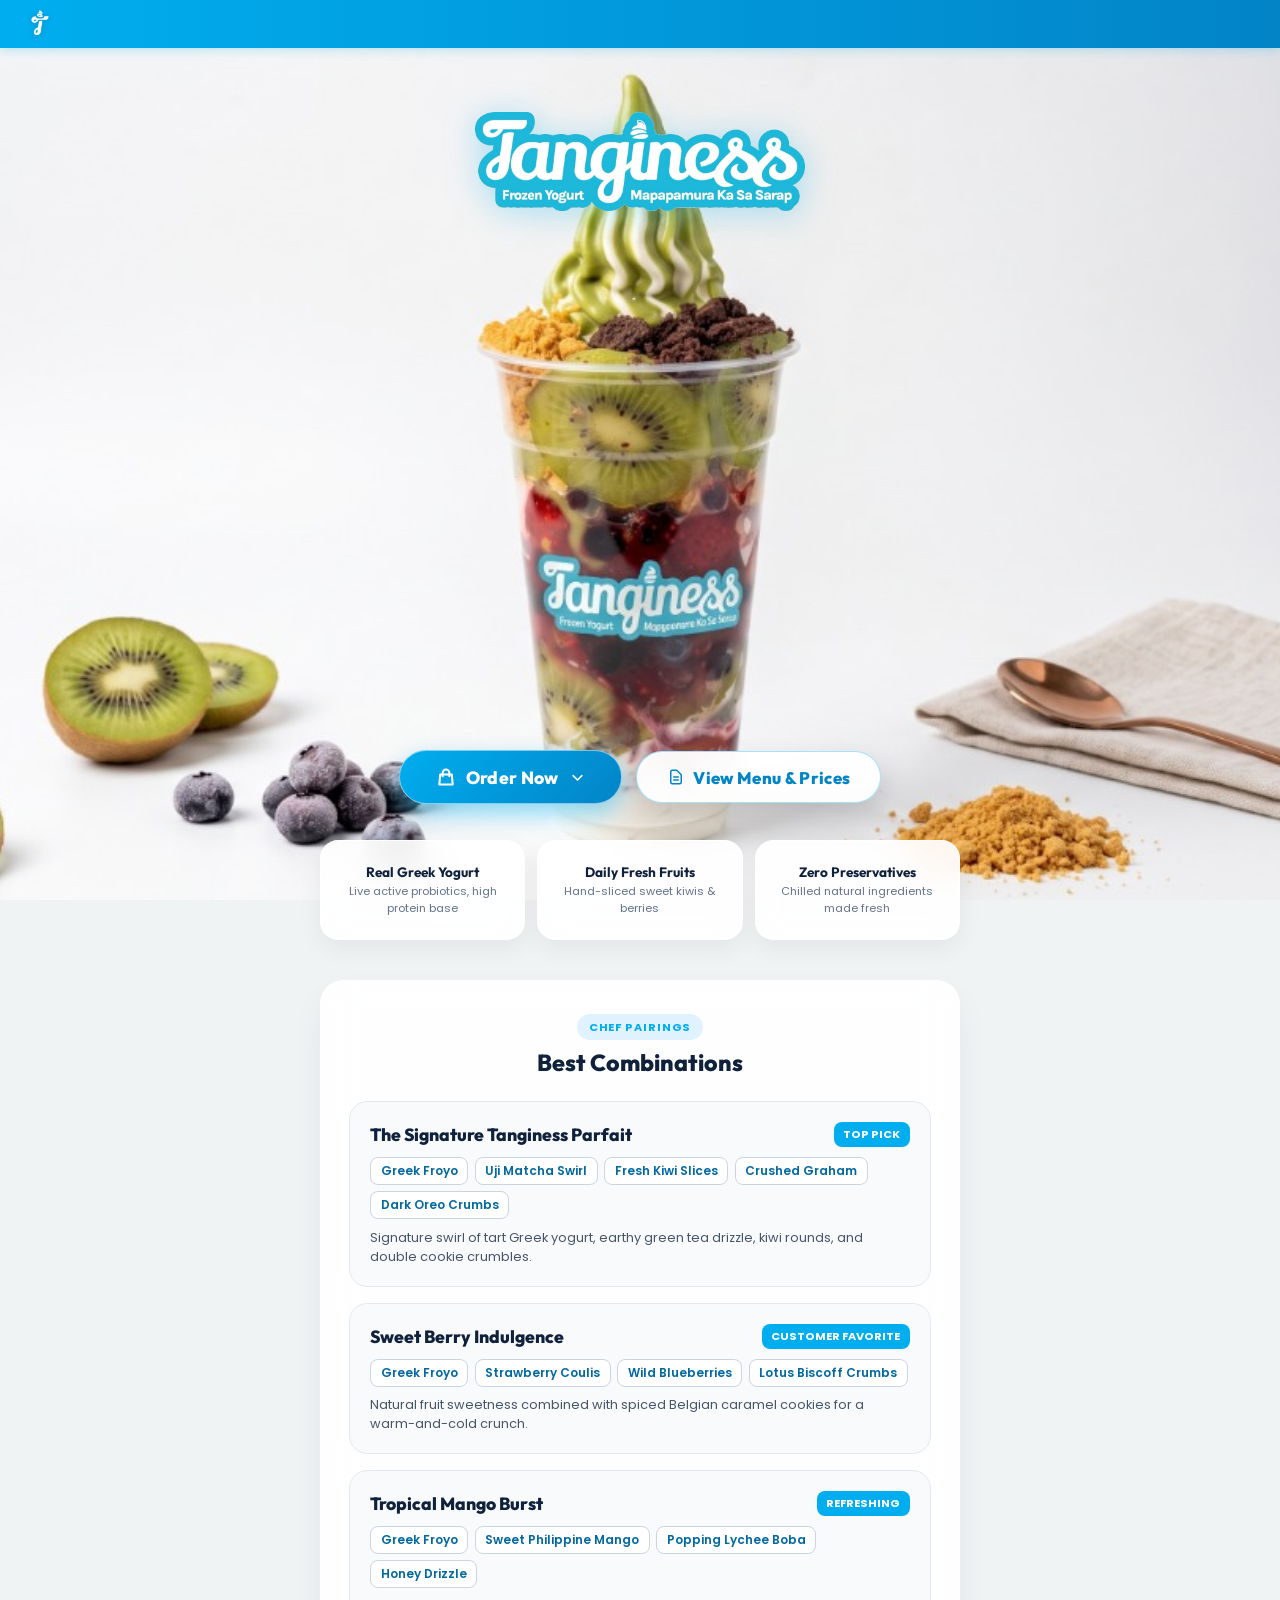
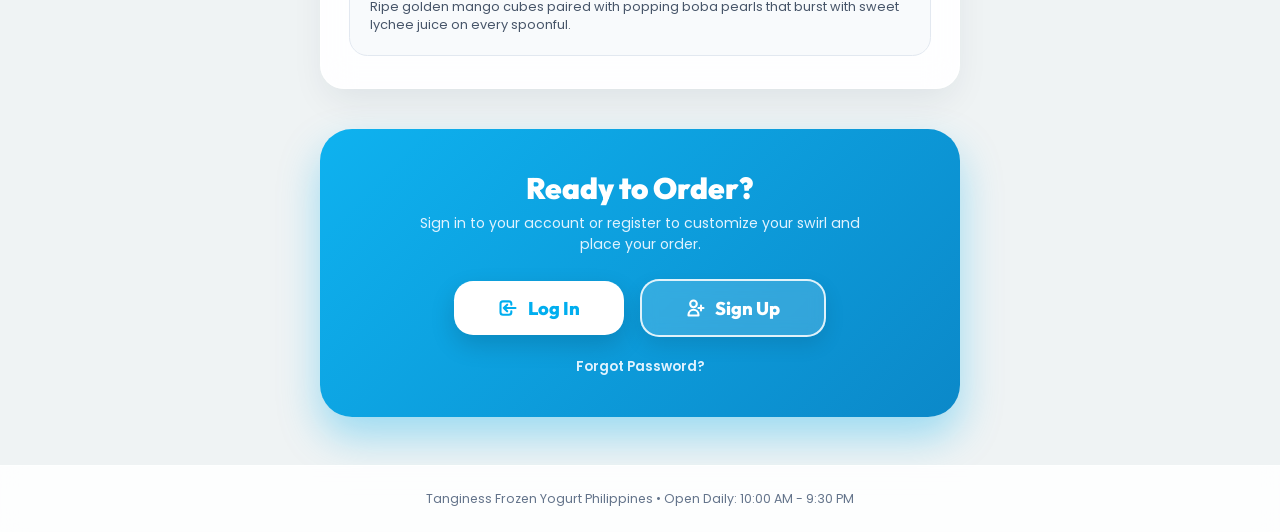
<file: index.html>
<!DOCTYPE html>
<html lang="en">
<head>
  <meta charset="UTF-8">
  <meta name="viewport" content="width=device-width, initial-scale=1.0">
  <title>Tanginess Frozen Yogurt</title>
  
  <link rel="preconnect" href="https://fonts.googleapis.com">
  <link rel="preconnect" href="https://fonts.gstatic.com" crossorigin>
  <link href="https://fonts.googleapis.com/css2?family=Outfit:wght@600;700;800;900&family=Poppins:wght@400;500;600;700&display=swap" rel="stylesheet">
  
  <link rel="stylesheet" href="style.css">
</head>
<body>
  <div class="top-brand-border">
    <a href="index.html" class="top-bar-brand" title="Tanginess">
      <img src="assets/icon_t.png" alt="Tanginess" class="top-bar-icon" />
    </a>
  </div>
  <header class="hero-screen">
    <div style="padding-top: 1rem;">
      <img src="assets/logo.png" alt="Tanginess" class="title-logo">
    </div>

    <div class="hero-actions">
      <a href="#order-section" class="scroll-cue">
        <svg fill="none" stroke="currentColor" stroke-width="2.5" viewBox="0 0 24 24">
          <path stroke-linecap="round" stroke-linejoin="round" d="M16 11V7a4 4 0 00-8 0v4M5 9h14l1 12H4L5 9z"/>
        </svg>
        <span>Order Now</span>
        <svg style="width: 15px; height: 15px; margin-left: 2px;" fill="none" stroke="currentColor" stroke-width="2.5" viewBox="0 0 24 24">
          <path stroke-linecap="round" stroke-linejoin="round" d="M19 9l-7 7-7-7"/>
        </svg>
      </a>

      <button type="button" class="btn-menu-cue" onclick="openMenuModal()">
        <svg fill="none" stroke="currentColor" stroke-width="2" viewBox="0 0 24 24">
          <path stroke-linecap="round" stroke-linejoin="round" d="M9 12h6m-6 4h6m2 5H7a2 2 0 01-2-2V5a2 2 0 012-2h5.586a1 1 0 01.707.293l5.414 5.414a1 1 0 01.293.707V19a2 2 0 01-2 2z"/>
        </svg>
        <span>View Menu & Prices</span>
      </button>
    </div>

  </header>

  <main id="explore" class="section-container">
    <div class="highlights-grid">
      
      <div class="highlight-box">
        <div class="highlight-title">Real Greek Yogurt</div>
        <div class="highlight-desc">Live active probiotics, high protein base</div>
      </div>

      <div class="highlight-box">
        <div class="highlight-title">Daily Fresh Fruits</div>
        <div class="highlight-desc">Hand-sliced sweet kiwis & berries</div>
      </div>

      <div class="highlight-box">
        <div class="highlight-title">Zero Preservatives</div>
        <div class="highlight-desc">Chilled natural ingredients made fresh</div>
      </div>

    </div>

    <section class="frosted-panel">
      <div class="section-header">
        <span class="section-tag">Chef Pairings</span>
        <h2 class="section-title">Best Combinations</h2>
      </div>

      <div class="combos-list">
        <div class="combo-item">
          <div class="combo-head">
            <span class="combo-title">The Signature Tanginess Parfait</span>
            <span class="combo-pill">Top Pick</span>
          </div>
          <div class="combo-tags">
            <span class="tag-chip">Greek Froyo</span>
            <span class="tag-chip">Uji Matcha Swirl</span>
            <span class="tag-chip">Fresh Kiwi Slices</span>
            <span class="tag-chip">Crushed Graham</span>
            <span class="tag-chip">Dark Oreo Crumbs</span>
          </div>
          <p class="combo-text">
            Signature swirl of tart Greek yogurt, earthy green tea drizzle, kiwi rounds, and double cookie crumbles.
          </p>
        </div>

        <div class="combo-item">
          <div class="combo-head">
            <span class="combo-title">Sweet Berry Indulgence</span>
            <span class="combo-pill">Customer Favorite</span>
          </div>
          <div class="combo-tags">
            <span class="tag-chip">Greek Froyo</span>
            <span class="tag-chip">Strawberry Coulis</span>
            <span class="tag-chip">Wild Blueberries</span>
            <span class="tag-chip">Lotus Biscoff Crumbs</span>
          </div>
          <p class="combo-text">
            Natural fruit sweetness combined with spiced Belgian caramel cookies for a warm-and-cold crunch.
          </p>
        </div>

        <div class="combo-item">
          <div class="combo-head">
            <span class="combo-title">Tropical Mango Burst</span>
            <span class="combo-pill">Refreshing</span>
          </div>
          <div class="combo-tags">
            <span class="tag-chip">Greek Froyo</span>
            <span class="tag-chip">Sweet Philippine Mango</span>
            <span class="tag-chip">Popping Lychee Boba</span>
            <span class="tag-chip">Honey Drizzle</span>
          </div>
          <p class="combo-text">
            Ripe golden mango cubes paired with popping boba pearls that burst with sweet lychee juice on every spoonful.
          </p>
        </div>

      </div>
    </section>

    <section id="order-section" class="order-cta-section">
      <h2 class="cta-heading">Ready to Order?</h2>
      <p class="cta-sub">
        Sign in to your account or register to customize your swirl and place your order.
      </p>

      <div class="auth-btn-group">
        <a href="logIn/index.html" class="btn-auth-primary">
          <svg fill="none" stroke="currentColor" stroke-width="2.5" viewBox="0 0 24 24">
            <path stroke-linecap="round" stroke-linejoin="round" d="M11 16l-4-4m0 0l4-4m-4 4h14m-5 4v1a3 3 0 01-3 3H6a3 3 0 01-3-3V7a3 3 0 013-3h7a3 3 0 013 3v1"/>
          </svg>
          <span>Log In</span>
        </a>

        <a href="signUp/index.html" class="btn-auth-secondary">
          <svg fill="none" stroke="currentColor" stroke-width="2.5" viewBox="0 0 24 24">
            <path stroke-linecap="round" stroke-linejoin="round" d="M18 9v3m0 0v3m0-3h3m-3 0h-3m-2-5a4 4 0 11-8 0 4 4 0 018 0zM3 20a6 6 0 0112 0v1H3v-1z"/>
          </svg>
          <span>Sign Up</span>
        </a>
      </div>

      <div class="auth-helper-links">
        <a href="forgotPass/index.html" class="auth-helper-link">Forgot Password?</a>
      </div>
    </section>

  </main>

  <footer class="site-footer">
    <p>Tanginess Frozen Yogurt Philippines &bull; Open Daily: 10:00 AM - 9:30 PM</p>
  </footer>

  <div id="menuModal" class="modal-backdrop" onclick="handleBackdrop(event)">
    <div class="modal-card">
      <div class="modal-header">
        <h3 class="modal-title">Menu & Prices</h3>
        <button type="button" class="btn-close" onclick="closeMenuModal()">✕</button>
      </div>
      <div class="modal-body">
      </div>
      <div class="modal-footer">
        <span style="font-size: 0.75rem; color: #64748b;">Prices include VAT</span>
        <a href="logIn/index.html" class="btn-dialog-order">Proceed to Order →</a>
      </div>
    </div>
  </div>

  <script src="script.js"></script>

</body>
</html>
</file>
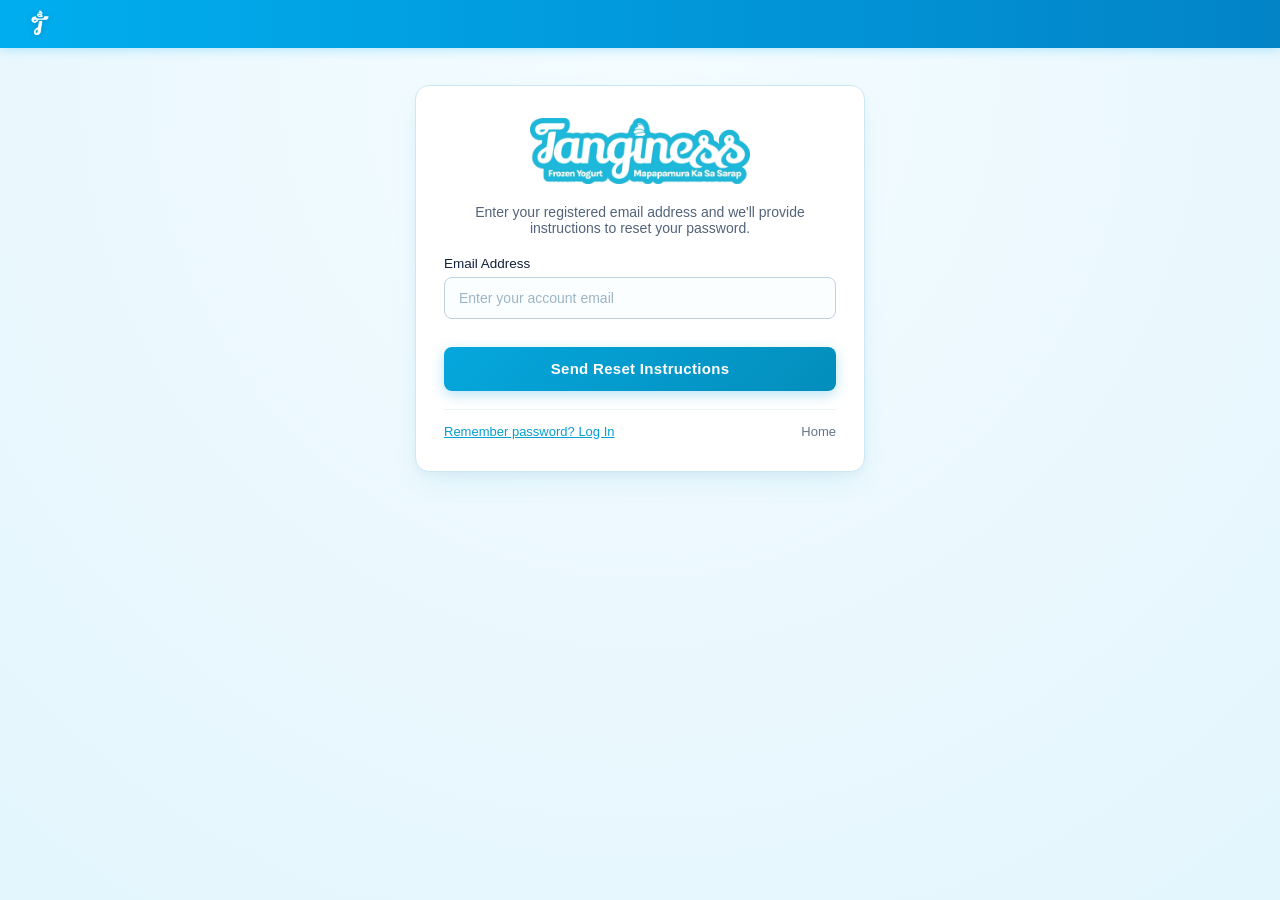
<file: forgotPass/index.html>
<!DOCTYPE html>
<html lang="en">
  <head>
    <meta charset="UTF-8" />
    <meta name="viewport" content="width=device-width, initial-scale=1.0" />
    <title>Tanginess – Forgot Password</title>
    <link rel="stylesheet" href="style.css" />
  </head>
  <body>

    <div class="top-brand-border">
      <a href="../index.html" class="top-bar-brand" title="Back to Home">
        <img src="assets/icon_t.png" alt="Tanginess" class="top-bar-icon" />
      </a>
    </div>

    <section id="forgotPasswordSection">

      <div class="logo-wrapper">
        <img src="assets/logo.png" alt="Tanginess Frozen Yogurt" class="brand-logo" />
      </div>

      <div id="errorBanner"></div>
      <div id="successBanner"></div>
      <div id="otpSuccessBanner"></div>
      <div id="resetSuccessBanner"></div>

      <!-- Step 1: Request Reset Code -->
      <div id="stepRequestOtp">
        <p style="text-align: center; font-size: 14px; color: #52637a; margin-bottom: 20px;">
          Enter your registered email address and we'll provide instructions to reset your password.
        </p>

        <form id="forgotPasswordForm" novalidate>
          <div class="form-group">
            <label for="resetEmail">Email Address</label>
            <input 
              type="email" 
              id="resetEmail" 
              name="resetEmail" 
              placeholder="Enter your account email" 
              autocomplete="email"
              required
            />
            <span class="error-msg" id="resetEmailError">Please enter a valid email address.</span>
          </div>

          <button type="submit" id="sendOtpButton">Send Reset Instructions</button>
        </form>
      </div>

      <!-- Step 2: Enter OTP & New Password -->
      <div id="stepResetPassword" style="display: none;">
        <p style="text-align: center; font-size: 14px; color: #52637a; margin-bottom: 20px;">
          Enter the verification code and your new password.
        </p>

        <form id="resetPasswordForm" novalidate>
          <div class="form-group">
            <label for="otpCode">6-Digit Verification Code</label>
            <input 
              type="text" 
              id="otpCode" 
              name="otpCode" 
              placeholder="e.g. 123456" 
              maxlength="6"
              autocomplete="one-time-code"
              required
            />
            <span class="error-msg" id="otpCodeError">Please enter the 6-digit code.</span>
          </div>

          <div class="form-group">
            <label for="newPassword">New Password</label>
            <input 
              type="password" 
              id="newPassword" 
              name="newPassword" 
              placeholder="At least 8 characters" 
              autocomplete="new-password"
              required
            />
            <span class="error-msg" id="newPasswordError">Password must be at least 8 characters.</span>
          </div>

          <div class="form-group">
            <label for="confirmNewPassword">Confirm New Password</label>
            <input 
              type="password" 
              id="confirmNewPassword" 
              name="confirmNewPassword" 
              placeholder="Re-enter new password" 
              autocomplete="new-password"
              required
            />
            <span class="error-msg" id="confirmNewPasswordError">Passwords do not match.</span>
          </div>

          <button type="submit" id="resetPasswordButton">Reset Password</button>

          <div style="text-align: center; margin-top: 10px;">
            <button type="button" id="resendCodeButton" style="background: none; border: none; color: #049fd3; font-size: 12.5px; cursor: pointer; text-decoration: underline; padding: 4px; box-shadow: none;">
              Resend verification code
            </button>
          </div>
        </form>
      </div>

      <div class="form-footer">
        <a href="../logIn/index.html" id="backToLoginLink">Remember password? Log In</a>
        <a href="../index.html" style="color: #64748b; text-decoration: none;">Home</a>
      </div>

    </section>

    <script src="../assets/auth.js"></script>
    <script src="script.js"></script>

  </body>
</html>
</file>
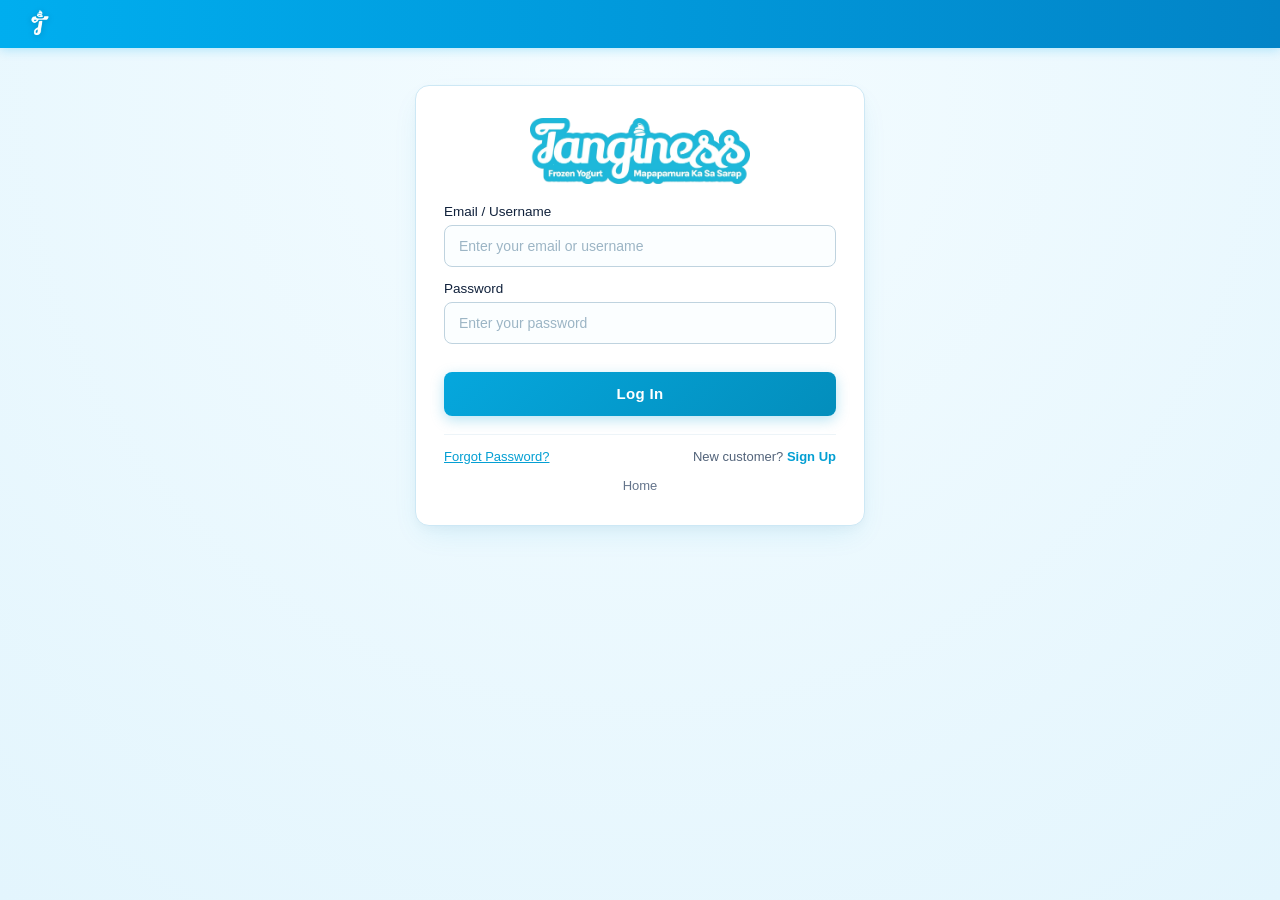
<file: logIn/index.html>
<!DOCTYPE html>
<html lang="en">
  <head>
    <meta charset="UTF-8" />
    <meta name="viewport" content="width=device-width, initial-scale=1.0" />
    <title>Tanginess – Login</title>
    <link rel="stylesheet" href="style.css" />
  </head>
  <body>

    <div class="top-brand-border">
      <a href="../index.html" class="top-bar-brand" title="Back to Home">
        <img src="assets/icon_t.png" alt="Tanginess" class="top-bar-icon" />
      </a>
    </div>

    <section id="loginSection">

      <div class="logo-wrapper">
        <img src="assets/logo.png" alt="Tanginess Frozen Yogurt" class="brand-logo" />
      </div>

      <div id="errorBanner"></div>
      <div id="successBanner"></div>

      <form id="loginForm" novalidate>

        <div class="form-group">
          <label for="username">Email / Username</label>
          <input 
            type="text" 
            id="username" 
            name="username" 
            placeholder="Enter your email or username" 
            autocomplete="username"
          />
          <span class="error-msg" id="usernameError">Email or username is required.</span>
        </div>

        <div class="form-group">
          <label for="password">Password</label>
          <input 
            type="password" 
            id="password" 
            name="password" 
            placeholder="Enter your password" 
            autocomplete="current-password"
          />
          <span class="error-msg" id="passwordError">Password is required.</span>
        </div>

        <button type="submit" id="loginButton">Log In</button>

      </form>

      <div class="form-footer">
        <a href="../forgotPass/index.html" id="forgotPasswordLink">Forgot Password?</a>
        <span class="signup-link">New customer? <a href="../signUp/index.html">Sign Up</a></span>
        <a href="../index.html" style="color: #64748b; text-decoration: none; width: 100%; text-align: center; margin-top: 6px;">Home</a>
      </div>



    </section>

    <script src="../assets/auth.js"></script>
    <script src="script.js"></script>

  </body>
</html>
</file>
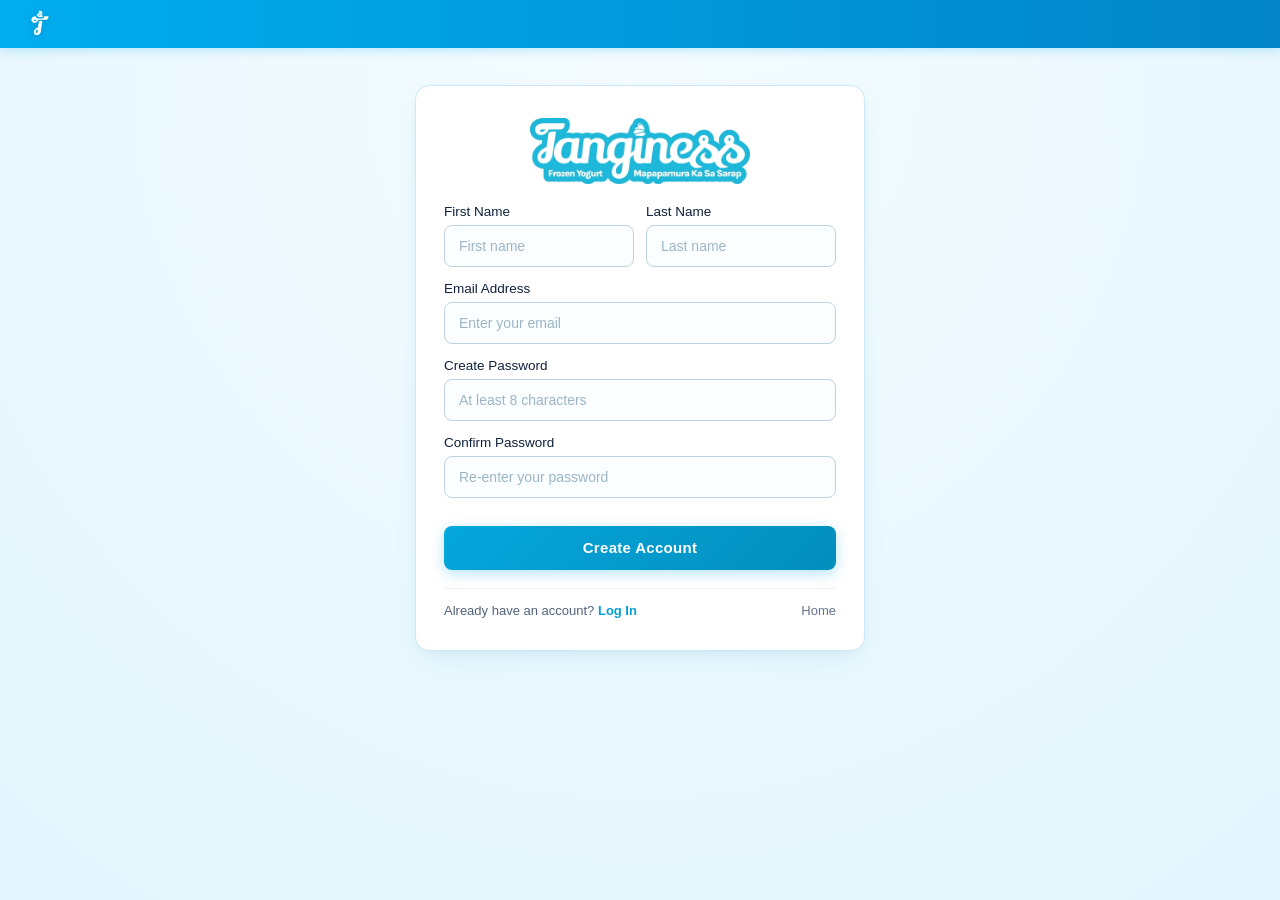
<file: signUp/index.html>
<!DOCTYPE html>
<html lang="en">
  <head>
    <meta charset="UTF-8" />
    <meta name="viewport" content="width=device-width, initial-scale=1.0" />
    <title>Tanginess – Sign Up</title>
    <link rel="stylesheet" href="style.css" />
  </head>
  <body>

    <div class="top-brand-border">
      <a href="../index.html" class="top-bar-brand" title="Back to Home">
        <img src="assets/icon_t.png" alt="Tanginess" class="top-bar-icon" />
      </a>
    </div>

    <section id="signUpSection">

      <div class="logo-wrapper">
        <img src="assets/logo.png" alt="Tanginess Frozen Yogurt" class="brand-logo" />
      </div>

      <div id="errorBanner"></div>
      <div id="successBanner"></div>

      <form id="signUpForm" novalidate>



        <div class="form-row">
          <div class="form-group">
            <label for="firstName">First Name</label>
            <input 
              type="text" 
              id="firstName" 
              name="firstName" 
              placeholder="First name" 
              autocomplete="given-name"
              required
            />
            <span class="error-msg" id="firstNameError">First name is required.</span>
          </div>

          <div class="form-group">
            <label for="lastName">Last Name</label>
            <input 
              type="text" 
              id="lastName" 
              name="lastName" 
              placeholder="Last name" 
              autocomplete="family-name"
              required
            />
            <span class="error-msg" id="lastNameError">Last name is required.</span>
          </div>
        </div>

        <div class="form-group">
          <label for="email">Email Address</label>
          <input 
            type="email" 
            id="email" 
            name="email" 
            placeholder="Enter your email" 
            autocomplete="email"
            required
          />
          <span class="error-msg" id="emailError">Valid email is required.</span>
        </div>

        <div class="form-group">
          <label for="password">Create Password</label>
          <input 
            type="password" 
            id="password" 
            name="password" 
            placeholder="At least 8 characters" 
            autocomplete="new-password"
            required
          />
          <span class="error-msg" id="passwordError">Password must be at least 8 characters.</span>
        </div>

        <div class="form-group">
          <label for="confirmPassword">Confirm Password</label>
          <input 
            type="password" 
            id="confirmPassword" 
            name="confirmPassword" 
            placeholder="Re-enter your password" 
            autocomplete="new-password"
            required
          />
          <span class="error-msg" id="confirmPasswordError">Passwords do not match.</span>
        </div>

        <button type="submit" id="signUpButton">Create Account</button>

      </form>

      <div class="form-footer">
        <span class="signup-link">Already have an account? <a href="../logIn/index.html">Log In</a></span>
        <a href="../index.html" style="color: #64748b; text-decoration: none;">Home</a>
      </div>

    </section>

    <script src="../assets/auth.js"></script>
    <script src="script.js"></script>
  </body>
</html>
</file>
<file: style.css>
* {
  box-sizing: border-box;
  margin: 0;
  padding: 0;
}

html {
  scroll-behavior: smooth;
}

body {
  min-height: 100vh;
  padding-top: 48px;
  background-color: #eff3f4;
  background-image: url('assets/froyo_wide.jpg');
  background-repeat: no-repeat;
  background-position: center center;
  background-size: cover;
  background-attachment: fixed;
  font-family: 'Poppins', -apple-system, BlinkMacSystemFont, sans-serif;
  color: #10213b;
  overflow-x: hidden;
  display: flex;
  flex-direction: column;
  align-items: center;
  position: relative;
}

.top-brand-border {
  position: fixed;
  top: 0;
  left: 0;
  right: 0;
  height: 48px;
  background: linear-gradient(90deg, #00aeef 0%, #0284c7 100%);
  display: flex;
  align-items: center;
  padding: 0 1.25rem;
  z-index: 1000;
  box-shadow: 0 2px 10px rgba(0, 174, 239, 0.25);
}

.top-bar-brand {
  display: inline-flex;
  align-items: center;
  text-decoration: none;
  height: 100%;
}

.top-bar-icon {
  height: 36px;
  width: auto;
  display: block;
  filter: drop-shadow(0 1px 3px rgba(0, 0, 0, 0.15));
}

.section-container {
  width: 100%;
  max-width: 680px;
  padding: 0 1.25rem;
  margin: 0 auto;
}

.hero-screen {
  min-height: 88vh;
  display: flex;  
  flex-direction: column;
  align-items: center;
  justify-content: space-between;
  padding: 3rem 1.5rem 2.25rem;
  text-align: center;
  width: 100%;
}

.title-logo {
  max-width: 330px;
  width: 100%;
  height: auto;
  display: block;
  filter: drop-shadow(0 4px 16px rgba(0, 174, 239, 0.3));
  user-select: none;
}

.hero-actions {
  display: flex;
  align-items: center;
  justify-content: center;
  gap: 0.85rem;
  flex-wrap: wrap;
}

.btn-menu-cue {
  display: inline-flex;
  align-items: center;
  gap: 0.55rem;
  text-decoration: none;
  color: #0284c7;
  font-family: 'Outfit', sans-serif;
  font-size: 1.05rem;
  font-weight: 800;
  letter-spacing: 0.02em;
  background: rgba(255, 255, 255, 0.95);
  padding: 0.9rem 1.85rem;
  border-radius: 2rem;
  border: 1.5px solid rgba(0, 174, 239, 0.35);
  box-shadow: 0 10px 25px rgba(0, 0, 0, 0.1);
  backdrop-filter: blur(8px);
  -webkit-backdrop-filter: blur(8px);
  cursor: pointer;
  transition: all 0.25s ease;
}

.btn-menu-cue:hover {
  background: #ffffff;
  border-color: #00aeef;
  color: #00aeef;
  box-shadow: 0 14px 32px rgba(0, 174, 239, 0.3);
}

.btn-menu-cue svg {
  width: 18px;
  height: 18px;
}

.scroll-cue {
  display: inline-flex;
  align-items: center;
  gap: 0.6rem;
  text-decoration: none;
  color: #ffffff;
  font-family: 'Outfit', sans-serif;
  font-size: 1.1rem;
  font-weight: 800;
  letter-spacing: 0.02em;
  background: linear-gradient(135deg, #00aeef 0%, #0284c7 100%);
  padding: 0.9rem 2.25rem;
  border-radius: 2rem;
  border: 1.5px solid rgba(255, 255, 255, 0.5);
  box-shadow: 0 10px 25px rgba(0, 174, 239, 0.45);
  transition: all 0.25s ease;
}

.scroll-cue:hover {
  background: linear-gradient(135deg, #0284c7 0%, #0369a1 100%);
  color: #ffffff;
  box-shadow: 0 14px 32px rgba(0, 174, 239, 0.6);
}

.scroll-cue svg {
  width: 20px;
  height: 20px;
}

.frosted-panel {
  background: rgba(255, 255, 255, 0.92);
  backdrop-filter: blur(16px);
  -webkit-backdrop-filter: blur(16px);
  border: 1px solid rgba(255, 255, 255, 0.85);
  border-radius: 1.5rem;
  box-shadow: 0 16px 36px -6px rgba(16, 33, 59, 0.08);
  padding: 2rem 1.75rem;
  margin-bottom: 2.5rem;
  transition: box-shadow 0.3s ease;
}

.frosted-panel:hover {
  box-shadow: 0 20px 40px -6px rgba(0, 174, 239, 0.14);
}

.section-header {
  text-align: center;
  margin-bottom: 1.5rem;
}

.section-tag {
  font-size: 0.7rem;
  font-weight: 700;
  text-transform: uppercase;
  letter-spacing: 0.08em;
  color: #00aeef;
  background: #e0f2fe;
  padding: 0.3rem 0.75rem;
  border-radius: 2rem;
  display: inline-block;
  margin-bottom: 0.5rem;
}

.section-title {
  font-family: 'Outfit', sans-serif;
  font-size: 1.45rem;
  font-weight: 800;
  color: #10213b;
}

.highlights-grid {
  display: grid;
  grid-template-columns: repeat(3, 1fr);
  gap: 0.75rem;
  margin-bottom: 2.5rem;
}

.highlight-box {
  background: rgba(255, 255, 255, 0.92);
  backdrop-filter: blur(14px);
  -webkit-backdrop-filter: blur(14px);
  border: 1px solid rgba(255, 255, 255, 0.85);
  border-radius: 1.15rem;
  padding: 1.35rem 1rem;
  text-align: center;
  box-shadow: 0 8px 24px rgba(0, 0, 0, 0.06);
  display: flex;
  flex-direction: column;
  justify-content: center;
  min-height: 90px;
  transition: all 0.25s ease;
}

.highlight-box:hover {
  box-shadow: 0 12px 28px rgba(0, 174, 239, 0.18);
  border-color: #00aeef;
}

.highlight-icon {
  width: 36px;
  height: 36px;
  border-radius: 0.75rem;
  background: #e0f2fe;
  color: #00aeef;
  display: flex;
  align-items: center;
  justify-content: center;
  margin: 0 auto 0.5rem;
}

.highlight-icon svg {
  width: 18px;
  height: 18px;
}

.highlight-title {
  font-family: 'Outfit', sans-serif;
  font-size: 0.85rem;
  font-weight: 700;
  color: #10213b;
}

.highlight-desc {
  font-size: 0.7rem;
  color: #64748b;
  margin-top: 0.15rem;
}

.combos-list {
  display: flex;
  flex-direction: column;
  gap: 1rem;
}

.combo-item {
  background: #f8fafc;
  border: 1.5px solid #e2e8f0;
  border-radius: 1.15rem;
  padding: 1.25rem;
  transition: all 0.25s ease;
}

.combo-item:hover {
  background: #ffffff;
  border-color: #00aeef;
  box-shadow: 0 10px 24px rgba(0, 174, 239, 0.1);
}

.combo-head {
  display: flex;
  justify-content: space-between;
  align-items: center;
  margin-bottom: 0.6rem;
}

.combo-title {
  font-family: 'Outfit', sans-serif;
  font-size: 1.1rem;
  font-weight: 800;
  color: #10213b;
}

.combo-pill {
  font-size: 0.7rem;
  font-weight: 700;
  text-transform: uppercase;
  padding: 0.25rem 0.6rem;
  border-radius: 0.5rem;
  background: #00aeef;
  color: #ffffff;
}

.combo-tags {
  display: flex;
  flex-wrap: wrap;
  gap: 0.4rem;
  margin-bottom: 0.6rem;
}

.tag-chip {
  font-size: 0.75rem;
  font-weight: 600;
  background: #ffffff;
  border: 1px solid #cbd5e1;
  padding: 0.25rem 0.6rem;
  border-radius: 0.5rem;
  color: #0369a1;
}

.combo-text {
  font-size: 0.8rem;
  color: #475569;
  line-height: 1.45;
}


.order-cta-section {
  text-align: center;
  padding: 2.5rem 1.5rem;
  background: linear-gradient(135deg, rgba(0, 174, 239, 0.94) 0%, rgba(2, 132, 199, 0.96) 100%);
  color: #ffffff;
  border-radius: 2rem;
  box-shadow: 0 20px 40px rgba(0, 174, 239, 0.35);
  margin-bottom: 3rem;
}

.cta-heading {
  font-family: 'Outfit', sans-serif;
  font-size: 1.85rem;
  font-weight: 900;
  margin-bottom: 0.4rem;
}

.cta-sub {
  font-size: 0.88rem;
  color: #e0f2fe;
  max-width: 440px;
  margin: 0 auto 1.5rem;
}

.auth-btn-group {
  display: flex;
  align-items: center;
  justify-content: center;
  gap: 1rem;
  flex-wrap: wrap;
  margin-bottom: 1.25rem;
}

.btn-auth-primary {
  display: inline-flex;
  align-items: center;
  justify-content: center;
  gap: 0.6rem;
  text-decoration: none;
  font-family: 'Outfit', sans-serif;
  font-size: 1.15rem;
  font-weight: 800;
  color: #00aeef;
  background: #ffffff;
  padding: 0.95rem 2.75rem;
  border-radius: 1.2rem;
  box-shadow: 0 10px 25px rgba(0, 0, 0, 0.15);
  transition: all 0.25s cubic-bezier(0.4, 0, 0.2, 1);
}

.btn-auth-primary:hover {
  background: #f0f9ff;
  box-shadow: 0 14px 32px rgba(0, 0, 0, 0.22);
}

.btn-auth-primary:active {
  background: #e0f2fe;
}

.btn-auth-primary svg {
  width: 20px;
  height: 20px;
}

.btn-auth-secondary {
  display: inline-flex;
  align-items: center;
  justify-content: center;
  gap: 0.6rem;
  text-decoration: none;
  font-family: 'Outfit', sans-serif;
  font-size: 1.15rem;
  font-weight: 800;
  color: #ffffff;
  background: rgba(255, 255, 255, 0.16);
  border: 2px solid rgba(255, 255, 255, 0.85);
  backdrop-filter: blur(8px);
  -webkit-backdrop-filter: blur(8px);
  padding: 0.95rem 2.75rem;
  border-radius: 1.2rem;
  box-shadow: 0 8px 20px rgba(0, 0, 0, 0.1);
  transition: all 0.25s cubic-bezier(0.4, 0, 0.2, 1);
}

.btn-auth-secondary:hover {
  background: rgba(255, 255, 255, 0.28);
  border-color: #ffffff;
  box-shadow: 0 12px 28px rgba(0, 0, 0, 0.16);
}

.btn-auth-secondary:active {
  background: rgba(255, 255, 255, 0.35);
}

.btn-auth-secondary svg {
  width: 20px;
  height: 20px;
}

.auth-helper-links {
  display: flex;
  align-items: center;
  justify-content: center;
  gap: 1.25rem;
  flex-wrap: wrap;
  margin-top: 0.5rem;
}

.auth-helper-link {
  color: #e0f2fe;
  font-size: 0.84rem;
  font-weight: 600;
  text-decoration: none;
  transition: color 0.2s;
}

.auth-helper-link:hover {
  color: #ffffff;
  text-decoration: underline;
}

.cta-secondary-btn {
  display: inline-block;
  color: #e0f2fe;
  font-size: 0.84rem;
  font-weight: 600;
  text-decoration: underline;
  background: none;
  border: none;
  cursor: pointer;
  transition: color 0.2s;
}

.cta-secondary-btn:hover {
  color: #ffffff;
}

.site-footer {
  width: 100%;
  border-top: 1px solid rgba(255, 255, 255, 0.6);
  background: rgba(255, 255, 255, 0.85);
  backdrop-filter: blur(12px);
  padding: 1.5rem;
  text-align: center;
  font-size: 0.78rem;
  color: #64748b;
}

.modal-backdrop {
  position: fixed;
  inset: 0;
  background: rgba(16, 33, 59, 0.65);
  backdrop-filter: blur(8px);
  -webkit-backdrop-filter: blur(8px);
  z-index: 200;
  display: none;
  align-items: center;
  justify-content: center;
  padding: 1rem;
}

.modal-backdrop.active {
  display: flex;
}

.modal-card {
  background: #ffffff;
  width: 100%;
  max-width: 540px;
  max-height: 85vh;
  border-radius: 1.5rem;
  box-shadow: 0 25px 50px -12px rgba(0, 0, 0, 0.25);
  display: flex;
  flex-direction: column;
  overflow: hidden;
}

.modal-header {
  display: flex;
  align-items: center;
  justify-content: space-between;
  padding: 1.25rem 1.5rem;
  border-bottom: 1px solid #f1f5f9;
  background: #f8fafc;
}

.modal-title {
  font-family: 'Outfit', sans-serif;
  font-size: 1.25rem;
  font-weight: 800;
  color: #10213b;
}

.btn-close {
  width: 32px;
  height: 32px;
  border-radius: 50%;
  border: none;
  background: #ffffff;
  color: #64748b;
  display: flex;
  align-items: center;
  justify-content: center;
  cursor: pointer;
  box-shadow: 0 1px 3px rgba(0,0,0,0.1);
  transition: all 0.2s;
}

.btn-close:hover {
  background: #fee2e2;
  color: #ef4444;
}

.modal-body {
  padding: 1.5rem;
  overflow-y: auto;
  display: flex;
  flex-direction: column;
  gap: 0.85rem;
  min-height: 220px;
}

.menu-row {
  display: flex;
  justify-content: space-between;
  align-items: center;
  padding: 0.9rem 1rem;
  background: #f8fafc;
  border: 1px solid #e2e8f0;
  border-radius: 0.9rem;
}

.menu-name {
  font-family: 'Outfit', sans-serif;
  font-weight: 700;
  font-size: 0.95rem;
}

.menu-ingredients {
  font-size: 0.75rem;
  color: #64748b;
  margin-top: 0.15rem;
}

.menu-cost {
  font-family: 'Outfit', sans-serif;
  font-weight: 800;
  font-size: 1.1rem;
  color: #00aeef;
  white-space: nowrap;
  margin-left: 1rem;
}

.modal-footer {
  padding: 1rem 1.5rem;
  border-top: 1px solid #f1f5f9;
  background: #f8fafc;
  display: flex;
  justify-content: space-between;
  align-items: center;
}

.btn-dialog-order {
  background: #00aeef;
  color: #ffffff;
  text-decoration: none;
  font-family: 'Outfit', sans-serif;
  font-weight: 700;
  font-size: 0.85rem;
  padding: 0.6rem 1.25rem;
  border-radius: 0.75rem;
}




@media (max-width: 580px) {
  .highlights-grid {
    grid-template-columns: 1fr;
  }
  .brand-title {
    font-size: 2.6rem;
  }
  .auth-btn-group {
    flex-direction: column;
    width: 100%;
  }
  .btn-auth-primary,
  .btn-auth-secondary {
    width: 100%;
    padding: 0.9rem 1.5rem;
    font-size: 1.05rem;
  }
}
</file>
<file: forgotPass/style.css>
* {
  box-sizing: border-box;
}

body {
  margin: 0;
  padding: 85px 16px 80px;
  font-family: -apple-system, BlinkMacSystemFont, 'Segoe UI', Roboto, Helvetica, Arial, sans-serif;
  color: #10213b;
  background: radial-gradient(circle at 50% 10%, #f4fcff 0%, #e3f5fd 100%);
  background-attachment: fixed;
  min-height: 100vh;
  display: flex;
  flex-direction: column;
  align-items: center;
  justify-content: flex-start;
  overflow-y: auto;
}

.top-brand-border {
  position: fixed;
  top: 0;
  left: 0;
  right: 0;
  height: 48px;
  background: linear-gradient(90deg, #00aeef 0%, #0284c7 100%);
  display: flex;
  align-items: center;
  padding: 0 1.25rem;
  z-index: 1000;
  box-shadow: 0 2px 10px rgba(0, 174, 239, 0.25);
}

.top-bar-brand {
  display: inline-flex;
  align-items: center;
  text-decoration: none;
  height: 100%;
}

.top-bar-icon {
  height: 36px;
  width: auto;
  display: block;
  filter: drop-shadow(0 1px 3px rgba(0, 0, 0, 0.15));
}

h1,
h2,
h3 {
  color: #049fd3;
  margin: 0 0 12px;
}

h1 {
  font-size: 28px;
  margin-bottom: 4px;
}

h2 {
  font-size: 20px;
}

p {
  margin: 0 0 12px;
}

section,
#forgotPasswordSection {
  width: 100%;
  max-width: 450px;
  margin: 0 auto;
  padding: 32px 28px;
  border: 1px solid #cde8f5;
  border-radius: 14px;
  background: #ffffff;
  box-shadow: 0 12px 30px -8px rgba(4, 159, 211, 0.12), 0 4px 12px -2px rgba(16, 33, 59, 0.04);
}

.logo-wrapper {
  text-align: center;
  margin-bottom: 16px;
}

.brand-logo {
  max-width: 220px;
  width: 100%;
  height: auto;
  display: inline-block;
  user-select: none;
}

.form-group {
  display: flex;
  flex-direction: column;
  margin-bottom: 14px;
}

label {
  display: inline-block;
  margin-bottom: 6px;
  font-size: 13.5px;
  font-weight: 500;
  color: #10213b;
}

input,
select {
  width: 100%;
  min-height: 42px;
  padding: 10px 14px;
  font-size: 14px;
  font-family: inherit;
  color: #10213b;
  border: 1.5px solid #bfd3df;
  border-radius: 8px;
  background-color: #fbfeff;
  transition: all 0.2s ease-in-out;
}

input::placeholder {
  color: #9cb5c5;
}

input:hover,
select:hover {
  border-color: #8ac0d6;
}

input:focus,
select:focus {
  outline: none;
  background-color: #ffffff;
  border-color: #049fd3;
  box-shadow: 0 0 0 3.5px rgba(4, 159, 211, 0.18);
}

button,
#sendOtpButton,
#verifyOtpButton,
#resetPasswordButton {
  width: 100%;
  min-height: 44px;
  margin-top: 14px;
  padding: 10px 16px;
  border: none;
  border-radius: 8px;
  color: #ffffff;
  background: linear-gradient(135deg, #05a7dd 0%, #038ebc 100%);
  font-size: 15px;
  font-weight: 600;
  letter-spacing: 0.02em;
  cursor: pointer;
  box-shadow: 0 4px 14px rgba(4, 159, 211, 0.28);
  transition: all 0.2s cubic-bezier(0.4, 0, 0.2, 1);
}

button:hover,
#sendOtpButton:hover,
#verifyOtpButton:hover,
#resetPasswordButton:hover {
  background: linear-gradient(135deg, #049fd3 0%, #027ea7 100%);
  box-shadow: 0 6px 18px rgba(4, 159, 211, 0.38);
}

button:active,
#sendOtpButton:active,
#verifyOtpButton:active,
#resetPasswordButton:active {
  box-shadow: 0 2px 6px rgba(4, 159, 211, 0.2);
}

#sendOtpButton:disabled,
button:disabled {
  background: #94a3b8;
  box-shadow: none;
  cursor: not-allowed;
}

/* ── Links & Footer ── */
.form-footer {
  display: flex;
  justify-content: space-between;
  align-items: center;
  margin-top: 18px;
  padding-top: 14px;
  border-top: 1px solid #edf4f8;
  font-size: 13px;
  flex-wrap: wrap;
  gap: 8px;
}

#backToLoginLink {
  background: none;
  border: none;
  color: #049fd3;
  font-size: 13px;
  text-decoration: underline;
  font-weight: 500;
  padding: 0;
  cursor: pointer;
  transition: color 0.15s ease;
}

#backToLoginLink:hover {
  color: #027399;
}

/* ── Validation, Error, and Success Messages ── */
.error-msg {
  font-size: 12px;
  color: #e53e3e;
  margin-top: 4px;
  display: none;
}

.error-msg.visible {
  display: block;
}

input.input-error,
select.input-error {
  border-color: #e53e3e;
  background-color: #fff8f8;
}

input.input-error:focus,
select.input-error:focus {
  border-color: #e53e3e;
  box-shadow: 0 0 0 3.5px rgba(229, 62, 62, 0.18);
}

#errorBanner {
  display: none;
  padding: 10px 14px;
  background: #fee2e2;
  border: 1px solid #fca5a5;
  border-radius: 8px;
  color: #991b1b;
  font-size: 13.5px;
  margin-bottom: 14px;
}

#errorBanner.visible {
  display: block;
}

#successBanner,
#otpSuccessBanner,
#resetSuccessBanner {
  display: none;
  padding: 10px 14px;
  background: #d1fae5;
  border: 1px solid #6ee7b7;
  border-radius: 8px;
  color: #065f46;
  font-size: 13.5px;
  margin-bottom: 14px;
}

#successBanner.visible,
#otpSuccessBanner.visible,
#resetSuccessBanner.visible {
  display: block;
}
</file>
<file: logIn/style.css>
* {
  box-sizing: border-box;
}

body {
  margin: 0;
  padding: 85px 16px 80px;
  font-family: -apple-system, BlinkMacSystemFont, 'Segoe UI', Roboto, Helvetica, Arial, sans-serif;
  color: #10213b;
  background: radial-gradient(circle at 50% 10%, #f4fcff 0%, #e3f5fd 100%);
  background-attachment: fixed;
  min-height: 100vh;
  display: flex;
  flex-direction: column;
  align-items: center;
  justify-content: flex-start;
  overflow-y: auto;
}

.top-brand-border {
  position: fixed;
  top: 0;
  left: 0;
  right: 0;
  height: 48px;
  background: linear-gradient(90deg, #00aeef 0%, #0284c7 100%);
  display: flex;
  align-items: center;
  padding: 0 1.25rem;
  z-index: 1000;
  box-shadow: 0 2px 10px rgba(0, 174, 239, 0.25);
}

.top-bar-brand {
  display: inline-flex;
  align-items: center;
  text-decoration: none;
  height: 100%;
}

.top-bar-icon {
  height: 36px;
  width: auto;
  display: block;
  filter: drop-shadow(0 1px 3px rgba(0, 0, 0, 0.15));
}

h1,
h2,
h3 {
  color: #049fd3;
  margin: 0 0 12px;
}

h1 {
  font-size: 28px;
  margin-bottom: 4px;
}

h2 {
  font-size: 20px;
}

p {
  margin: 0 0 12px;
}

section,
#loginSection,
#signUpSection,
#forgotPasswordSection {
  width: 100%;
  max-width: 450px;
  margin: 0 auto;
  padding: 32px 28px;
  border: 1px solid #cde8f5;
  border-radius: 14px;
  background: #ffffff;
  box-shadow: 0 12px 30px -8px rgba(4, 159, 211, 0.12), 0 4px 12px -2px rgba(16, 33, 59, 0.04);
  transition: box-shadow 0.3s ease;
}

section:hover,
#loginSection:hover {
  box-shadow: 0 16px 36px -8px rgba(4, 159, 211, 0.18), 0 6px 16px -2px rgba(16, 33, 59, 0.05);
}

.logo-wrapper {
  text-align: center;
  margin-bottom: 16px;
}

.brand-logo {
  max-width: 220px;
  width: 100%;
  height: auto;
  display: inline-block;
  user-select: none;
}

.brand-heading {
  font-family: -apple-system, BlinkMacSystemFont, 'Segoe UI', Roboto, sans-serif;
  font-size: 32px;
  font-weight: 800;
  color: #049fd3;
  margin: 0 0 2px;
  letter-spacing: -0.02em;
}

.brand-subheading {
  font-size: 12px;
  font-weight: 600;
  text-transform: uppercase;
  letter-spacing: 0.18em;
  color: #64748b;
  margin: 0 0 6px;
  display: block;
}

.form-group {
  display: flex;
  flex-direction: column;
  margin-bottom: 14px;
}

.form-row {
  display: flex;
  gap: 12px;
}

.form-row .form-group {
  flex: 1;
}

label {
  display: inline-block;
  margin-bottom: 6px;
  font-size: 13.5px;
  font-weight: 500;
  color: #10213b;
}

input,
select {
  width: 100%;
  min-height: 42px;
  padding: 10px 14px;
  font-size: 14px;
  font-family: inherit;
  color: #10213b;
  border: 1.5px solid #bfd3df;
  border-radius: 8px;
  background-color: #fbfeff;
  transition: all 0.2s ease-in-out;
}

input::placeholder {
  color: #9cb5c5;
}

input:hover,
select:hover {
  border-color: #8ac0d6;
}

input:focus,
select:focus {
  outline: none;
  background-color: #ffffff;
  border-color: #049fd3;
  box-shadow: 0 0 0 3.5px rgba(4, 159, 211, 0.18);
}

button,
#loginButton,
#sendOtpButton,
#verifyOtpButton,
#resetPasswordButton {
  width: 100%;
  min-height: 44px;
  margin-top: 14px;
  padding: 10px 16px;
  border: none;
  border-radius: 8px;
  color: #ffffff;
  background: linear-gradient(135deg, #05a7dd 0%, #038ebc 100%);
  font-size: 15px;
  font-weight: 600;
  letter-spacing: 0.02em;
  cursor: pointer;
  box-shadow: 0 4px 14px rgba(4, 159, 211, 0.28);
  transition: all 0.2s cubic-bezier(0.4, 0, 0.2, 1);
}

button:hover,
#loginButton:hover,
#sendOtpButton:hover,
#verifyOtpButton:hover,
#resetPasswordButton:hover {
  background: linear-gradient(135deg, #049fd3 0%, #027ea7 100%);
  box-shadow: 0 6px 18px rgba(4, 159, 211, 0.38);
}

button:active,
#loginButton:active,
#sendOtpButton:active,
#verifyOtpButton:active,
#resetPasswordButton:active {
  box-shadow: 0 2px 6px rgba(4, 159, 211, 0.2);
}

#sendOtpButton:disabled,
button:disabled {
  background: #94a3b8;
  box-shadow: none;
  cursor: not-allowed;
}

.form-footer {
  display: flex;
  justify-content: space-between;
  align-items: center;
  margin-top: 18px;
  padding-top: 14px;
  border-top: 1px solid #edf4f8;
  font-size: 13px;
  flex-wrap: wrap;
  gap: 8px;
}

#forgotPasswordLink,
#backToLoginLink,
#forgotPasswordButton {
  background: none;
  border: none;
  color: #049fd3;
  font-size: 13px;
  text-decoration: underline;
  font-weight: 500;
  padding: 0;
  cursor: pointer;
  transition: color 0.15s ease;
}

#forgotPasswordLink:hover,
#backToLoginLink:hover,
#forgotPasswordButton:hover {
  color: #027399;
}

.signup-link {
  font-size: 13px;
  color: #52637a;
}

.signup-link a {
  color: #049fd3;
  text-decoration: none;
  font-weight: 600;
  transition: color 0.15s ease;
}

.signup-link a:hover {
  color: #027399;
  text-decoration: underline;
}

.error-msg {
  font-size: 12px;
  color: #e53e3e;
  margin-top: 4px;
  display: none;
}

.error-msg.visible {
  display: block;
}

input.input-error,
select.input-error {
  border-color: #e53e3e;
  background-color: #fff8f8;
}

input.input-error:focus,
select.input-error:focus {
  border-color: #e53e3e;
  box-shadow: 0 0 0 3.5px rgba(229, 62, 62, 0.18);
}

#errorBanner {
  display: none;
  padding: 10px 14px;
  background: #fee2e2;
  border: 1px solid #fca5a5;
  border-radius: 8px;
  color: #991b1b;
  font-size: 13.5px;
  margin-bottom: 14px;
}

#errorBanner.visible {
  display: block;
}

#successBanner,
#otpSuccessBanner,
#resetSuccessBanner {
  display: none;
  padding: 10px 14px;
  background: #d1fae5;
  border: 1px solid #6ee7b7;
  border-radius: 8px;
  color: #065f46;
  font-size: 13.5px;
  margin-bottom: 14px;
}

#successBanner.visible,
#otpSuccessBanner.visible,
#resetSuccessBanner.visible {
  display: block;
}
</file>
<file: signUp/style.css>
* {
  box-sizing: border-box;
}

body {
  margin: 0;
  padding: 85px 16px 80px;
  font-family: -apple-system, BlinkMacSystemFont, 'Segoe UI', Roboto, Helvetica, Arial, sans-serif;
  color: #10213b;
  background: radial-gradient(circle at 50% 10%, #f4fcff 0%, #e3f5fd 100%);
  background-attachment: fixed;
  min-height: 100vh;
  display: flex;
  flex-direction: column;
  align-items: center;
  justify-content: flex-start;
  overflow-y: auto;
}

.top-brand-border {
  position: fixed;
  top: 0;
  left: 0;
  right: 0;
  height: 48px;
  background: linear-gradient(90deg, #00aeef 0%, #0284c7 100%);
  display: flex;
  align-items: center;
  padding: 0 1.25rem;
  z-index: 1000;
  box-shadow: 0 2px 10px rgba(0, 174, 239, 0.25);
}

.top-bar-brand {
  display: inline-flex;
  align-items: center;
  text-decoration: none;
  height: 100%;
}

.top-bar-icon {
  height: 36px;
  width: auto;
  display: block;
  filter: drop-shadow(0 1px 3px rgba(0, 0, 0, 0.15));
}

h1,
h2,
h3 {
  color: #049fd3;
  margin: 0 0 12px;
}

h1 {
  font-size: 28px;
  margin-bottom: 4px;
}

h2 {
  font-size: 20px;
}

p {
  margin: 0 0 12px;
}

section,
#signUpSection {
  width: 100%;
  max-width: 450px;
  margin: 0 auto;
  padding: 32px 28px;
  border: 1px solid #cde8f5;
  border-radius: 14px;
  background: #ffffff;
  box-shadow: 0 12px 30px -8px rgba(4, 159, 211, 0.12), 0 4px 12px -2px rgba(16, 33, 59, 0.04);
}

.logo-wrapper {
  text-align: center;
  margin-bottom: 16px;
}

.brand-logo {
  max-width: 220px;
  width: 100%;
  height: auto;
  display: inline-block;
  user-select: none;
}

.form-group {
  display: flex;
  flex-direction: column;
  margin-bottom: 14px;
}

.form-row {
  display: flex;
  gap: 12px;
}

.form-row .form-group {
  flex: 1;
}

label {
  display: inline-block;
  margin-bottom: 6px;
  font-size: 13.5px;
  font-weight: 500;
  color: #10213b;
}

input,
select {
  width: 100%;
  min-height: 42px;
  padding: 10px 14px;
  font-size: 14px;
  font-family: inherit;
  color: #10213b;
  border: 1.5px solid #bfd3df;
  border-radius: 8px;
  background-color: #fbfeff;
  transition: all 0.2s ease-in-out;
}

input::placeholder {
  color: #9cb5c5;
}

input:hover,
select:hover {
  border-color: #8ac0d6;
}

input:focus,
select:focus {
  outline: none;
  background-color: #ffffff;
  border-color: #049fd3;
  box-shadow: 0 0 0 3.5px rgba(4, 159, 211, 0.18);
}

button,
#signUpButton {
  width: 100%;
  min-height: 44px;
  margin-top: 14px;
  padding: 10px 16px;
  border: none;
  border-radius: 8px;
  color: #ffffff;
  background: linear-gradient(135deg, #05a7dd 0%, #038ebc 100%);
  font-size: 15px;
  font-weight: 600;
  letter-spacing: 0.02em;
  cursor: pointer;
  box-shadow: 0 4px 14px rgba(4, 159, 211, 0.28);
  transition: all 0.2s cubic-bezier(0.4, 0, 0.2, 1);
}

button:hover,
#signUpButton:hover {
  background: linear-gradient(135deg, #049fd3 0%, #027ea7 100%);
  box-shadow: 0 6px 18px rgba(4, 159, 211, 0.38);
}

button:active,
#signUpButton:active {
  box-shadow: 0 2px 6px rgba(4, 159, 211, 0.2);
}

button:disabled {
  background: #94a3b8;
  box-shadow: none;
  cursor: not-allowed;
}

.form-footer {
  display: flex;
  justify-content: space-between;
  align-items: center;
  margin-top: 18px;
  padding-top: 14px;
  border-top: 1px solid #edf4f8;
  font-size: 13px;
  flex-wrap: wrap;
  gap: 8px;
}

.signup-link {
  font-size: 13px;
  color: #52637a;
}

.signup-link a {
  color: #049fd3;
  text-decoration: none;
  font-weight: 600;
  transition: color 0.15s ease;
}

.signup-link a:hover {
  color: #027399;
  text-decoration: underline;
}

.error-msg {
  font-size: 12px;
  color: #e53e3e;
  margin-top: 4px;
  display: none;
}

.error-msg.visible {
  display: block;
}

input.input-error,
select.input-error {
  border-color: #e53e3e;
  background-color: #fff8f8;
}

input.input-error:focus,
select.input-error:focus {
  border-color: #e53e3e;
  box-shadow: 0 0 0 3.5px rgba(229, 62, 62, 0.18);
}

#errorBanner {
  display: none;
  padding: 10px 14px;
  background: #fee2e2;
  border: 1px solid #fca5a5;
  border-radius: 8px;
  color: #991b1b;
  font-size: 13.5px;
  margin-bottom: 14px;
}

#errorBanner.visible {
  display: block;
}

#successBanner {
  display: none;
  padding: 10px 14px;
  background: #d1fae5;
  border: 1px solid #6ee7b7;
  border-radius: 8px;
  color: #065f46;
  font-size: 13.5px;
  margin-bottom: 14px;
}

#successBanner.visible {
  display: block;
}
</file>
